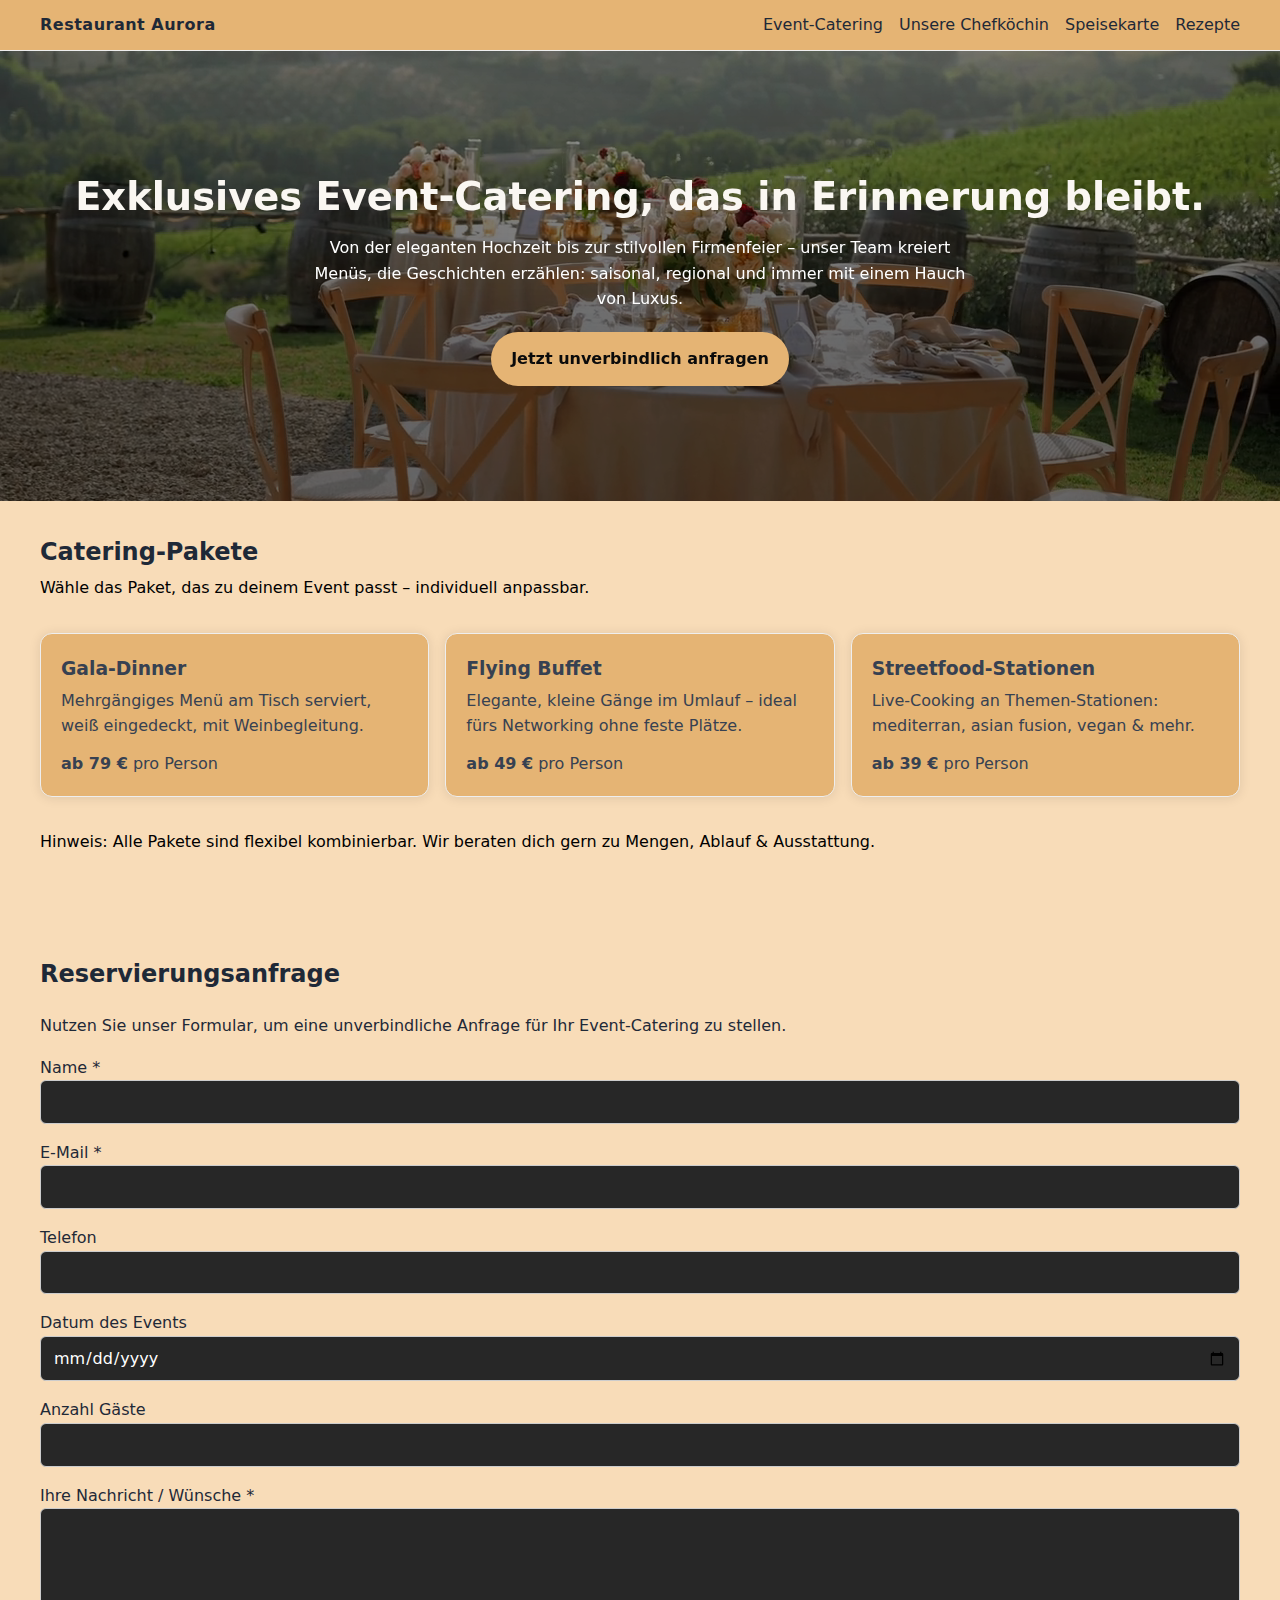
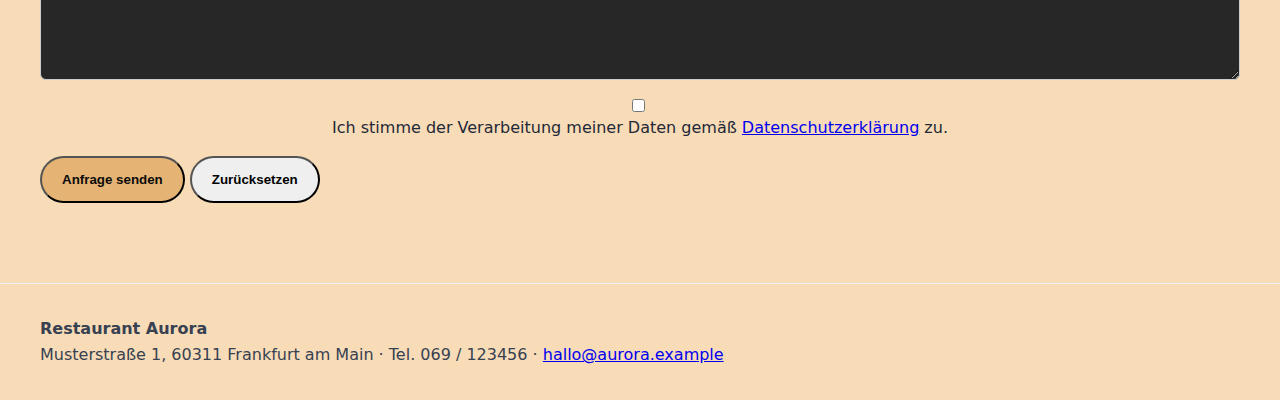
<file: index.html>
<!DOCTYPE html>
<html lang="de">
<head>
  <meta charset="utf-8">
  <meta name="viewport" content="width=device-width, initial-scale=1">
  <title>Restaurant Aurora – Event-Catering</title>
  <meta name="description" content="Exklusives Catering für Hochzeiten, Firmenfeiern & private Events. Gala-Dinner, Flying Buffet & mehr.">
  <link rel="stylesheet" href="assets/css/styles.css">
</head>
<body>
  <!-- Header -->
  <header class="site-header">
    <div class="container navbar">
      <div class="brand">Restaurant Aurora</div>
      <nav class="navlinks" aria-label="Hauptnavigation">
        <a href="index.html">Event-Catering</a>
        <a href="/pages/chef.html">Unsere Chefköchin</a>
        <a href="/pages/speisekarte.html">Speisekarte</a>
        <a href="/pages/rezepte.html">Rezepte</a>
        <!-- L!! <a class="btn btn-primary" href="reservierung.html#formular">Jetzt anfragen</a> Lukas meinte sied Kake aus! -->
      </nav>
    </div>
  </header>

  <main>
    <!-- Hero -->
    <section class="hero">
      <video autoplay loop muted><source src="/assets/vid/200141-912119488_tiny.mp4"></video>
      <div class="container">
        <h1>Exklusives Event-Catering, das in Erinnerung bleibt.</h1>
        <p>Von der eleganten Hochzeit bis zur stilvollen Firmenfeier – unser Team kreiert Menüs,
           die Geschichten erzählen: saisonal, regional und immer mit einem Hauch von Luxus.</p>
          <a class="btn btn-primary" href="#formular">Jetzt unverbindlich anfragen</a>
      </div>
    </section>

    <!-- Kurz-Intro -->
    <section class="container" style="padding-block:2rem;">
      <h2 style="margin:0 0 .25rem;">Catering-Pakete</h2>
      <p class="schriften">
        Wähle das Paket, das zu deinem Event passt – individuell anpassbar.
      </p>

      <div class="cards">
        <article class="card">
          <h3>Gala-Dinner</h3>
          <p>Mehrgängiges Menü am Tisch serviert, weiß eingedeckt, mit Weinbegleitung.</p>
          <div><strong>ab 79 €</strong> pro Person</div>
        </article>

        <article class="card">
          <h3>Flying Buffet</h3>
          <p>Elegante, kleine Gänge im Umlauf – ideal fürs Networking ohne feste Plätze.</p>
          <div><strong>ab 49 €</strong> pro Person</div>
        </article>

        <article class="card">
          <h3>Streetfood-Stationen</h3>
          <p>Live-Cooking an Themen-Stationen: mediterran, asian fusion, vegan & mehr.</p>
          <div><strong>ab 39 €</strong> pro Person</div>
        </article>
      </div>

      <p class="schriften">
        Hinweis: Alle Pakete sind flexibel kombinierbar. Wir beraten dich gern zu Mengen, Ablauf & Ausstattung.
      </p>
    </section>
  </main>

  <!-- Kontaktformular -->
  <section id="formular" class="container" style="padding-block:2rem;">
    <h2>Reservierungsanfrage</h2>
    <p>Nutzen Sie unser Formular, um eine unverbindliche Anfrage für Ihr Event-Catering zu stellen.</p>

    <form action="/send" method="post" class="contact-form">
      <div class="form-row">
        <label for="name">Name <span aria-hidden="true">*</span></label>
        <input type="text" id="name" name="name" required autocomplete="name">
      </div>

      <div class="form-row">
        <label for="email">E-Mail <span aria-hidden="true">*</span></label>
        <input type="email" id="email" name="email" required autocomplete="email">
      </div>

      <div class="form-row">
        <label for="phone">Telefon</label>
        <input type="tel" id="phone" name="phone" autocomplete="tel">
      </div>

      <div class="form-row">
        <label for="eventdate">Datum des Events</label>
        <input type="date" id="eventdate" name="eventdate">
      </div>

      <div class="form-row">
        <label for="guests">Anzahl Gäste</label>
        <input type="number" id="guests" name="guests" min="1">
      </div>

      <div class="form-row">
        <label for="message">Ihre Nachricht / Wünsche <span aria-hidden="true">*</span></label>
        <textarea id="message" name="message" rows="6" required></textarea>
      </div>

      <div class="form-row form-row--checkbox">
        <input type="checkbox" id="consent" name="consent" required>
        <label for="consent">
          Ich stimme der Verarbeitung meiner Daten gemäß <a href="/datenschutz.html">Datenschutzerklärung</a> zu.
        </label>
      </div>

      <div class="form-actions">
        <button type="submit" class="btn btn-primary">Anfrage senden</button>
        <button type="reset" class="btn btn-secondary">Zurücksetzen</button>
      </div>
    </form>
  </section>

  <footer>
    <div class="container">
      <strong>Restaurant Aurora</strong><br>
      Musterstraße 1, 60311 Frankfurt am Main · Tel. 069 / 123456 ·
      <a href="mailto:hallo@aurora.example">hallo@aurora.example</a>
    </div>
  </footer>
</body>
</html>
</file>
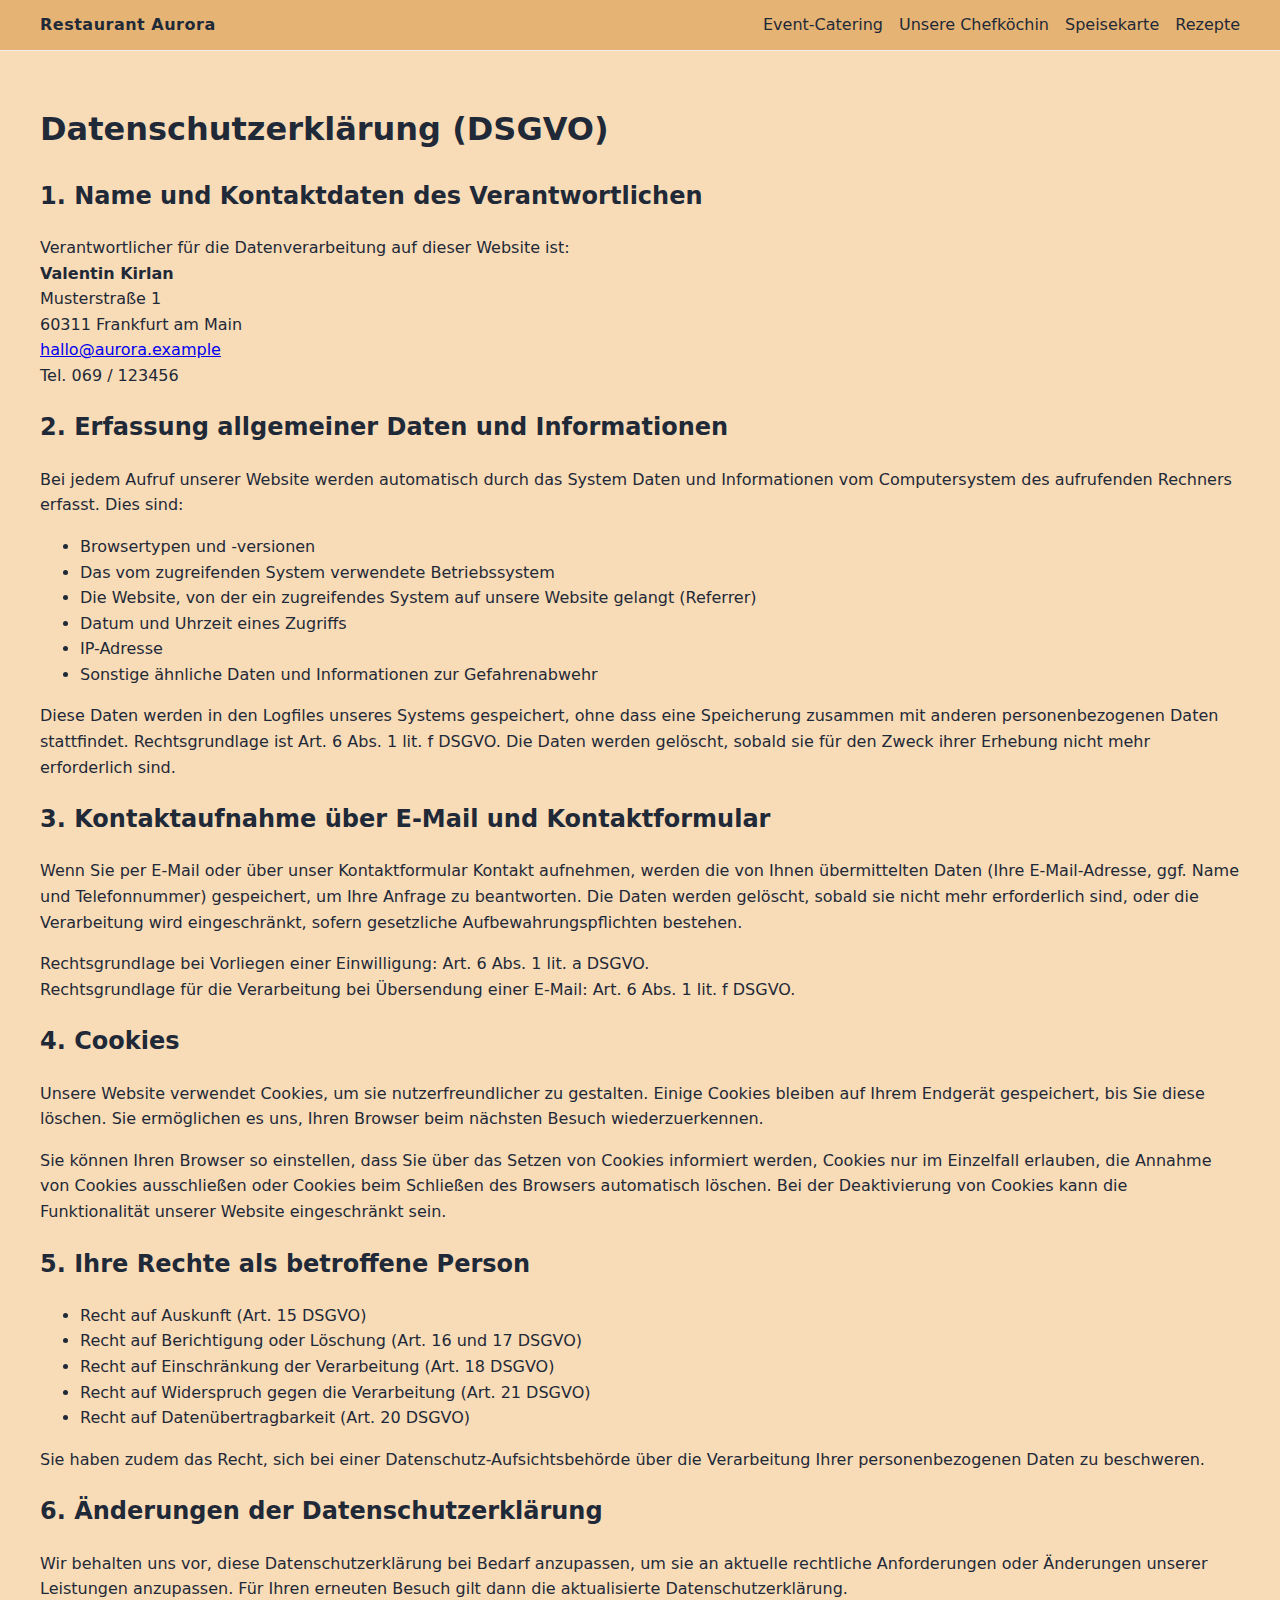
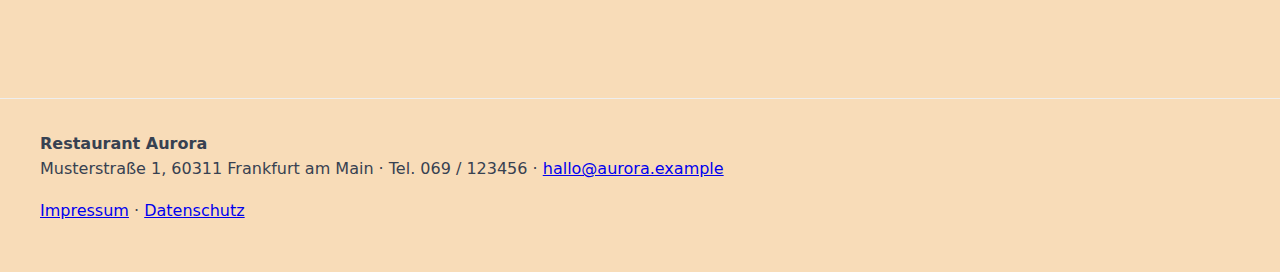
<file: pages/datenschutz.html>
<!DOCTYPE html>
<html lang="de">
<head>
  <meta charset="utf-8">
  <meta name="viewport" content="width=device-width, initial-scale=1">
  <title>Datenschutzerklärung – Restaurant Aurora</title>
  <link rel="stylesheet" href="/assets/css/styles.css">
</head>
<body>

  <!-- Header -->
  <header class="site-header">
    <div class="container navbar">
      <div class="brand">Restaurant Aurora</div>
      <nav class="navlinks" aria-label="Hauptnavigation">
        <a href="/index.html">Event-Catering</a>
        <a href="pages/chef.html">Unsere Chefköchin</a>
        <a href="pages/speisekarte.html">Speisekarte</a>
        <a href="pages/rezepte.html">Rezepte</a>
      </nav>
    </div>
  </header>





  <main class="container" style="padding-block:2rem;">
    <h1>Datenschutzerklärung (DSGVO)</h1>

    <section>
      <h2>1. Name und Kontaktdaten des Verantwortlichen</h2>
      <p>
        Verantwortlicher für die Datenverarbeitung auf dieser Website ist:<br>
        <strong>Valentin Kirlan</strong><br>
        Musterstraße&nbsp;1<br>
        60311&nbsp;Frankfurt am Main<br>
        <a href="mailto:hallo@aurora.example">hallo@aurora.example</a><br>
        Tel.&nbsp;069&nbsp;/&nbsp;123456
      </p>
    </section>

    <section>
      <h2>2. Erfassung allgemeiner Daten und Informationen</h2>
      <p>
        Bei jedem Aufruf unserer Website werden automatisch durch das System Daten und Informationen vom Computersystem des aufrufenden Rechners erfasst. Dies sind:
      </p>
      <ul>
        <li>Browsertypen und -versionen</li>
        <li>Das vom zugreifenden System verwendete Betriebssystem</li>
        <li>Die Website, von der ein zugreifendes System auf unsere Website gelangt (Referrer)</li>
        <li>Datum und Uhrzeit eines Zugriffs</li>
        <li>IP-Adresse</li>
        <li>Sonstige ähnliche Daten und Informationen zur Gefahrenabwehr</li>
      </ul>
      <p>
        Diese Daten werden in den Logfiles unseres Systems gespeichert, ohne dass eine Speicherung zusammen mit anderen personenbezogenen Daten stattfindet.
        Rechtsgrundlage ist Art. 6 Abs. 1 lit. f DSGVO. Die Daten werden gelöscht, sobald sie für den Zweck ihrer Erhebung nicht mehr erforderlich sind.
      </p>
    </section>

    <section>
      <h2>3. Kontaktaufnahme über E-Mail und Kontaktformular</h2>
      <p>
        Wenn Sie per E-Mail oder über unser Kontaktformular Kontakt aufnehmen, werden die von Ihnen übermittelten Daten (Ihre E-Mail-Adresse, ggf. Name und Telefonnummer) gespeichert, um Ihre Anfrage zu beantworten.
        Die Daten werden gelöscht, sobald sie nicht mehr erforderlich sind, oder die Verarbeitung wird eingeschränkt, sofern gesetzliche Aufbewahrungspflichten bestehen.
      </p>
      <p>
        Rechtsgrundlage bei Vorliegen einer Einwilligung: Art. 6 Abs. 1 lit. a DSGVO.<br>
        Rechtsgrundlage für die Verarbeitung bei Übersendung einer E-Mail: Art. 6 Abs. 1 lit. f DSGVO.
      </p>
    </section>

    <section>
      <h2>4. Cookies</h2>
      <p>
        Unsere Website verwendet Cookies, um sie nutzerfreundlicher zu gestalten. Einige Cookies bleiben auf Ihrem Endgerät gespeichert, bis Sie diese löschen. Sie ermöglichen es uns, Ihren Browser beim nächsten Besuch wiederzuerkennen.
      </p>
      <p>
        Sie können Ihren Browser so einstellen, dass Sie über das Setzen von Cookies informiert werden, Cookies nur im Einzelfall erlauben, die Annahme von Cookies ausschließen oder Cookies beim Schließen des Browsers automatisch löschen.
        Bei der Deaktivierung von Cookies kann die Funktionalität unserer Website eingeschränkt sein.
      </p>
    </section>

    <section>
      <h2>5. Ihre Rechte als betroffene Person</h2>
      <ul>
        <li>Recht auf Auskunft (Art. 15 DSGVO)</li>
        <li>Recht auf Berichtigung oder Löschung (Art. 16 und 17 DSGVO)</li>
        <li>Recht auf Einschränkung der Verarbeitung (Art. 18 DSGVO)</li>
        <li>Recht auf Widerspruch gegen die Verarbeitung (Art. 21 DSGVO)</li>
        <li>Recht auf Datenübertragbarkeit (Art. 20 DSGVO)</li>
      </ul>
      <p>
        Sie haben zudem das Recht, sich bei einer Datenschutz-Aufsichtsbehörde über die Verarbeitung Ihrer personenbezogenen Daten zu beschweren.
      </p>
    </section>

    <section>
      <h2>6. Änderungen der Datenschutzerklärung</h2>
      <p>
        Wir behalten uns vor, diese Datenschutzerklärung bei Bedarf anzupassen, um sie an aktuelle rechtliche Anforderungen oder Änderungen unserer Leistungen anzupassen.
        Für Ihren erneuten Besuch gilt dann die aktualisierte Datenschutzerklärung.
      </p>
    </section>
  </main>

<footer>
    <div class="container">
      <strong>Restaurant Aurora</strong><br>
      Musterstraße 1, 60311 Frankfurt am Main · Tel. 069 / 123456 ·
      <a href="mailto:hallo@aurora.example">hallo@aurora.example</a>  
    
    <p>
      <a href="/pages/impressum.html">Impressum</a> ·
      <a href="/pages/datenschutz.html">Datenschutz</a>
    </p>

    </div>
  </footer>

</body>
</html>
</file>
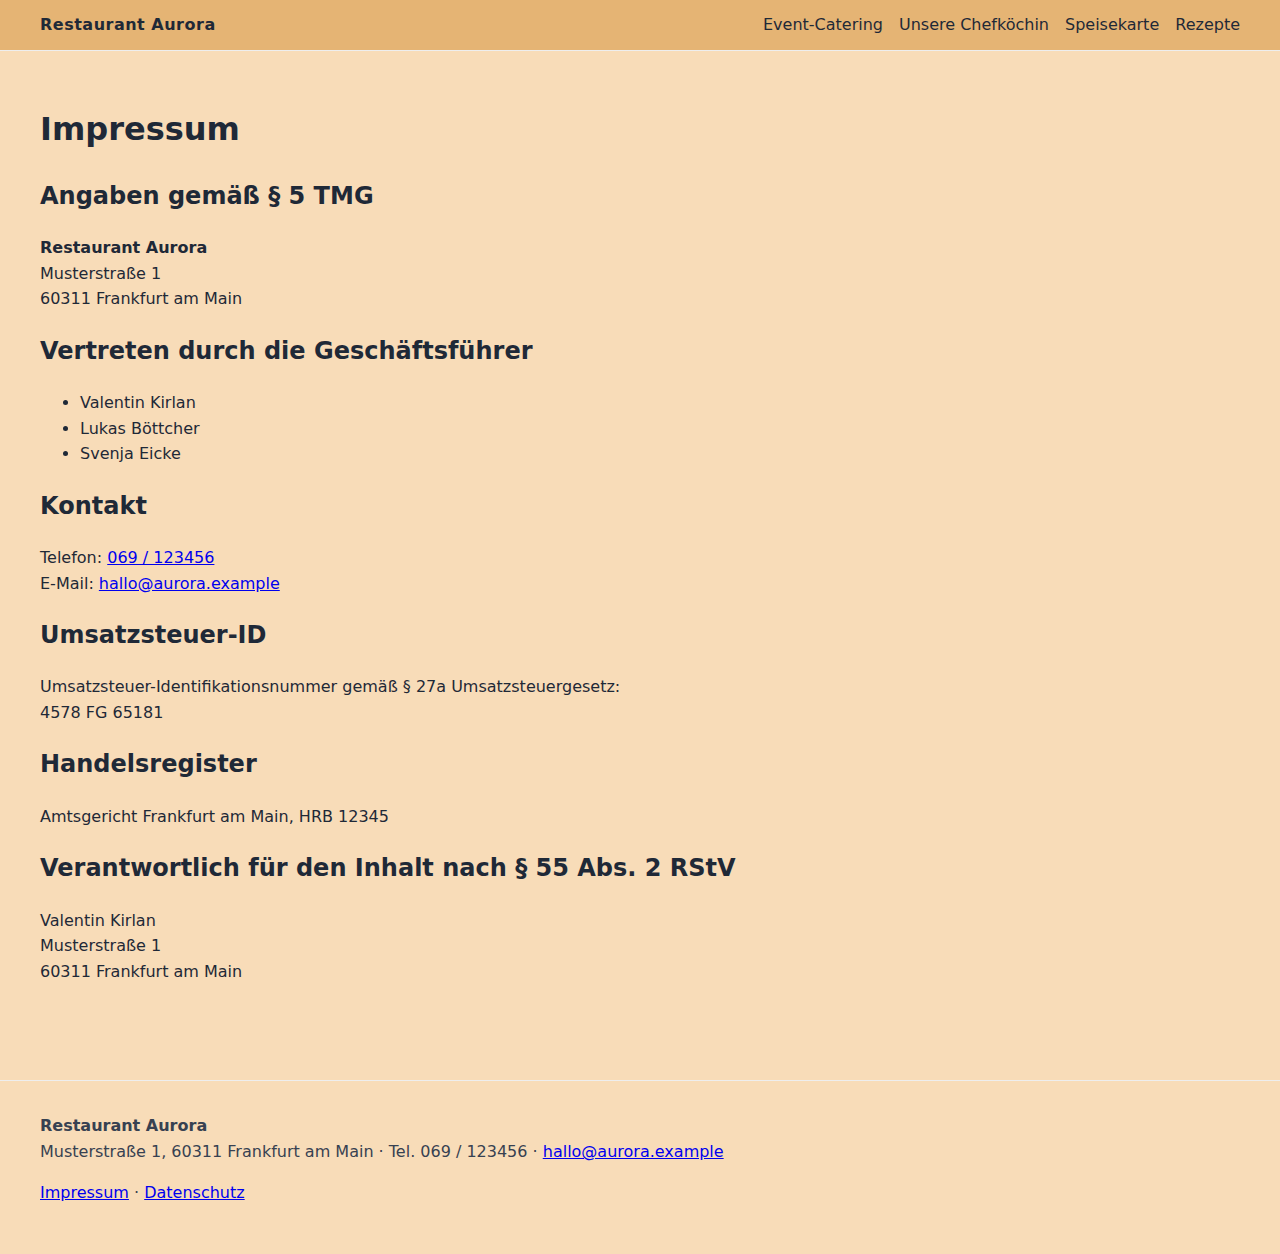
<file: pages/impressum.html>
<!DOCTYPE html>
<!-- Dokumenttyp-Deklaration: Definiert das Dokument als HTML5 -->
<html lang="de">
<!-- HTML-Root-Element mit deutscher Sprachdeklaration für Screenreader und SEO -->

<head>
    <!-- Head-Bereich: Enthält Metainformationen, die nicht im Browser-Fenster angezeigt werden -->
    
    <meta charset="utf-8">
    <!-- Zeichenkodierung: UTF-8 für korrekte Darstellung von Umlauten und Sonderzeichen -->
    
    <meta name="viewport" content="width=device-width, initial-scale=1">
    <!-- Viewport-Meta-Tag: Sorgt für responsive Darstellung auf mobilen Geräten -->
    
    <title>Impressum – Restaurant Aurora</title>
    <!-- Seitentitel: Wird im Browser-Tab und in Suchergebnissen angezeigt -->
    
    <link rel="stylesheet" href="/assets/css/styles.css">
    <!-- Verknüpfung zur externen CSS-Datei für das Styling der Webseite -->
</head>

<body>
    <!-- Body-Element: Hier beginnt der sichtbare Inhalt der Webseite -->
    
    <!-- Header-Bereich -->
    <header class="site-header">
        <!-- Semantischer Header: Enthält die Hauptnavigation und den Seitenkopf -->
        
        <div class="container navbar">
            <!-- Container für die Navigation mit CSS-Klassen für Styling -->
            
            <div class="brand">Restaurant Aurora</div>
            <!-- Logo/Markenname des Restaurants -->
            
            <nav class="navlinks" aria-label="Hauptnavigation">
                <!-- Semantische Navigation mit ARIA-Label für Barrierefreiheit -->
                
                <a href="/index.html">Event-Catering</a>
                <!-- Navigationsllink zur Startseite -->
                
                <a href="pages/chef.html">Unsere Chefköchin</a>
                <!-- Navigationslink zur Chefköchin-Seite -->
                
                <a href="pages/speisekarte.html">Speisekarte</a>
                <!-- Navigationslink zur Speisekarte -->
                
                <a href="pages/rezepte.html">Rezepte</a>
                <!-- Navigationslink zur Rezepte-Seite -->
            </nav>
        </div>
    </header>

    <main class="container" style="padding-block:2rem;">
        <!-- Hauptinhalt der Seite mit CSS-Container-Klasse und Inline-Styling für Abstand -->
        
        <h1>Impressum</h1>
        <!-- Hauptüberschrift der Seite -->

        <section>
            <!-- Semantischer Abschnitt für zusammengehörige Inhalte -->
            
            <h2>Angaben gemäß § 5 TMG</h2>
            <!-- Unterüberschrift: Gesetzliche Pflichtangaben nach Telemediengesetz -->
            
            <p>
                <strong>Restaurant Aurora</strong><br>
                <!-- Firmenname in Fettschrift mit Zeilenumbruch -->
                
                Musterstraße&nbsp;1<br>
                <!-- Straße und Hausnummer mit geschütztem Leerzeichen zwischen Straße und Nummer -->
                
                60311&nbsp;Frankfurt am Main
                <!-- Postleitzahl und Ort mit geschütztem Leerzeichen -->
            </p>
        </section>

        <section>
            <h2>Vertreten durch die Geschäftsführer</h2>
            <!-- Abschnitt für die Angabe der Geschäftsführer -->
            
            <ul>
                <!-- Ungeordnete Liste der Geschäftsführer -->
                <li>Valentin Kirlan</li>
                <!-- Listenpunkt mit Namen des ersten Geschäftsführers -->
                
                <li>Lukas Böttcher</li>
                <!-- Listenpunkt mit Namen des zweiten Geschäftsführers -->
                
                <li>Svenja Eicke</li>
                <!-- Listenpunkt mit Namen der dritten Geschäftsführerin -->
            </ul>
        </section>

        <section>
            <h2>Kontakt</h2>
            <!-- Abschnitt für Kontaktinformationen -->
            
            <p>
                Telefon: <a href="tel:+4969123456">069&nbsp;/&nbsp;123456</a><br>
                <!-- Telefonnummer als klickbarer Link mit tel:-Protokoll, geschützte Leerzeichen für bessere Lesbarkeit -->
                
                E-Mail: <a href="mailto:hallo@aurora.example">hallo@aurora.example</a>
                <!-- E-Mail-Adresse als klickbarer Link mit mailto:-Protokoll -->
            </p>
        </section>

        <section>
            <h2>Umsatzsteuer-ID</h2>
            <!-- Abschnitt für steuerliche Angaben -->
            
            <p>Umsatzsteuer-Identifikationsnummer gemäß §&nbsp;27a Umsatzsteuergesetz:<br>
            <!-- Gesetzliche Grundlage mit geschütztem Leerzeichen vor der Paragrafennummer -->
            
            4578&nbsp;FG&nbsp;65181</p>
            <!-- Umsatzsteuer-ID mit geschützten Leerzeichen für bessere Lesbarkeit -->
        </section>

        <section>
            <h2>Handelsregister</h2>
            <!-- Abschnitt für Handelsregister-Angaben -->
            
            <p>Amtsgericht Frankfurt am Main, HRB&nbsp;12345</p>
            <!-- Amtsgericht und Handelsregisternummer mit geschütztem Leerzeichen -->
        </section>

        <section>
            <h2>Verantwortlich für den Inhalt nach § 55 Abs. 2 RStV</h2>
            <!-- Abschnitt für redaktionell Verantwortlichen nach Rundfunkstaatsvertrag -->
            
            <p>
                Valentin Kirlan<br>
                <!-- Name des Verantwortlichen -->
                
                Musterstraße&nbsp;1<br>
                <!-- Adresse mit geschütztem Leerzeichen -->
                
                60311&nbsp;Frankfurt am Main
                <!-- Postleitzahl und Ort mit geschütztem Leerzeichen -->
            </p>
        </section>
    </main>

    <footer>
        <!-- Semantischer Footer: Fußbereich der Webseite -->
        
        <div class="container">
            <!-- Container für Footer-Inhalt -->
            
            <strong>Restaurant Aurora</strong><br>
            <!-- Firmenname in Fettschrift -->
            
            Musterstraße 1, 60311 Frankfurt am Main · Tel. 069 / 123456 ·
            <!-- Kompakte Adress- und Telefonnummer-Angabe mit Trennpunkten -->
            
            <a href="mailto:hallo@aurora.example">hallo@aurora.example</a>
            <!-- E-Mail als klickbarer Link -->
            
            <p>
                <a href="/pages/impressum.html">Impressum</a> ·
                <!-- Link zum Impressum (aktuelle Seite) -->
                
                <a href="/pages/datenschutz.html">Datenschutz</a>
                <!-- Link zur Datenschutz-Seite -->
            </p>
        </div>
    </footer>
</body>
</html>
</file>
<file: assets/css/styles.css>
/* ===== Reset & Basics ===== */

/* Universal-Selector: Wendet box-sizing: border-box auf alle Elemente und deren Pseudo-Elemente an */
/* Dies sorgt dafür, dass Padding und Border in die Gesamtbreite/höhe eingerechnet werden */
*,
*::before,
*::after { 
  box-sizing: border-box; 
}

/* Aktiviert sanftes Scrollen für Anker-Links */
html { 
  scroll-behavior: smooth; 
}

/* Body-Grundeinstellungen */
body {
  margin: 0;  /* Entfernt Standard-Margin des Browsers */
  
  /* System-Font-Stack: Verwendet die beste verfügbare Schriftart des jeweiligen Betriebssystems */
  font-family: system-ui, -apple-system, Segoe UI, Roboto, Ubuntu, Cantarell, Arial, "Helvetica Neue", sans-serif;
  
  color: #1f2937; /* Dunkle Textfarbe (Tailwind gray-800 equivalent) */
  background: var(--accent); /* Verwendet die CSS-Variable für Hintergrundfarbe */
  line-height: 1.6; /* Zeilenhöhe für bessere Lesbarkeit */
}

/* ===== Design-Token ===== */

/* CSS Custom Properties (Variablen) für konsistentes Design */
:root{
  --max-w: 1200px;     /* Maximale Container-Breite */
  --space: 1rem;       /* Standard-Abstand */
  --radius: 16px;      /* Standard-Border-Radius */
  --accent: #f8dcb8;   /* Hauptakzentfarbe (helles Beige) */
  --accent-ink: #0b0b0b;  /* Dunkle Textfarbe für Akzent-Bereiche */
  --muted: #fff;       /* Gedämpfte/sekundäre Farbe (Weiß) */
}

/* ===== Utilities ===== */

/* Responsive Container: Begrenzt Breite und zentriert Inhalt */
.container { 
  width: min(100% - 2rem, var(--max-w)); /* Nimmt 100% minus 2rem oder max-width, je nachdem was kleiner ist */
  margin-inline: auto; /* Zentriert horizontal (moderne CSS-Syntax) */
}

/* Grid-Layout mit Standard-Gap */
.grid { 
  display: grid; 
  gap: 1rem; 
}

/* Button-Basis-Styles */
.btn {
  display: inline-block; 
  padding: .875rem 1.25rem; /* Innenabstand oben/unten links/rechts */
  border-radius: 999px; /* Vollständig runde Ecken (Pill-Shape) */
  text-decoration: none; /* Entfernt Unterstreichung bei Links */
  font-weight: 600; /* Halbfett */
}

/* Primary Button Styling */
.btn-primary { 
  transition: all .5s; /* Sanfte Übergänge für alle Eigenschaften */
  background: #e5b474; /* Goldener Hintergrund */
  color: var(--accent-ink); /* Dunkler Text */
}

/* Hover- und Focus-Effekte für Primary Button */
.btn-primary:focus, 
.btn-primary:hover { 
  filter: brightness(0.95); /* Macht Button 5% dunkler */
  transform: scale(1.2); /* Vergrößert Button um 20% */
}

/* ===== Header / Nav ===== */

/* Sticky Header: Bleibt beim Scrollen oben sichtbar */
header.site-header{
  position: sticky; 
  top: 0; 
  z-index: 10; /* Hoher z-index damit Header über anderen Elementen liegt */
  background: #e5b474; /* Goldener Hintergrund */
  border-bottom: 1px solid #eee; /* Subtile untere Grenze */
}

/* Flexbox-Layout für Navigation */
.navbar { 
  display: flex; 
  align-items: center; /* Vertikal zentriert */
  justify-content: space-between; /* Platz zwischen Brand und Navigation */
  padding: .75rem 0; /* Vertikaler Innenabstand */
}

/* Logo/Markenname Styling */
.brand { 
  font-weight: 800; /* Extra fett */
  letter-spacing: .5px; /* Leichter Buchstaben-Abstand */
}

/* Navigationslinks Container */
.navlinks { 
  display: flex; 
  gap: 1rem; /* Abstand zwischen Links */
}

/* Navigationslink Styling */
.navlinks a { 
  text-decoration: none; /* Keine Unterstreichung */
  color: inherit; /* Erbt Farbe vom Elternelement */
  font-weight: 500; /* Mittlere Schriftstärke */
}

/* Hover-Effekt für Navigationslinks */
.navlinks a:hover { 
  color: var(--accent-ink); /* Wechselt zu dunkler Farbe */
}

/* ===== Hero ===== */

/* Video-Hintergrund Positioning */
video {
  position: absolute;
  top: 0; 
  left: 0; 
  width: 100%; 
  height: 100%;
  object-fit: cover; /* Video füllt Container aus ohne Verzerrung */
  z-index: -2; /* Hinter dem Overlay */
}

/* Hero-Sektion Styling */
.hero {
  position: relative;
  isolation: isolate; /* Erstellt neuen Stacking Context */
  color: #faf7f2; /* Helle Textfarbe */
  min-height: 50vh; /* Mindestens halbe Viewport-Höhe */
  display: grid;
  place-items: center; /* Zentriert Inhalt horizontal und vertikal */
  text-align: center;
  /* Auskommentiertes Hintergrundbild als Fallback */
  /* background: #faf7f2 url("/assets/img/restaurant.png") center / cover no-repeat; */
}

/* Dunkles Overlay über Hero-Hintergrund für bessere Textlesbarkeit */
.hero::after {
  content: ""; /* Leerer Inhalt für Pseudo-Element */
  position: absolute;
  inset: 0; /* Kurzform für top: 0, right: 0, bottom: 0, left: 0 */
  background: linear-gradient(
    180deg, /* Verlauf von oben nach unten */
    rgba(0,0,0,0.4) 0%,    /* 40% Transparenz oben */
    rgba(0,0,0,0.6) 70%    /* 60% Transparenz unten */
  );
  z-index: -1; /* Vor dem Video, aber hinter dem Text */
}

/* Hero Überschrift mit responsiver Größe */
.hero h1{ 
  font-size: clamp(1.5rem, 3vw, 2.5rem); /* Min 1.5rem, 3% der Viewport-Breite, max 2.5rem */
  margin: 0 0 .5rem; /* Nur unten Margin */
}

/* Hero Beschreibungstext */
.hero p{ 
  max-width: 65ch; /* Maximale Breite von 65 Zeichen für bessere Lesbarkeit */
  margin: 0 auto 1.25rem; /* Zentriert mit unterem Margin */
  color: var(--muted); /* Verwendet muted-Farbe */
}

/* ===== Karten (Pakete) ===== */

/* Grid-Layout für Karten mit 3 Spalten */
.cards{ 
  display: grid; 
  grid-template-columns: repeat(3, minmax(0,1fr)); /* 3 gleichmäßige Spalten */
  gap: 1rem; 
  margin-block: 2rem; /* Vertikaler Margin oben und unten */
}

/* Einzelne Karte Styling */
.card{
  color: #374151; /* Graue Textfarbe */
  border: 1px solid #eee; /* Helle Umrandung */
  border-radius: var(--radius); /* Verwendet CSS-Variable für Rundung */
  padding: 1.25rem; /* Innenabstand */
  background: #e5b474; /* Goldener Hintergrund */
}

/* Karten-Überschrift */
.card h3{ 
  margin: 0 0 .25rem; /* Nur unten kleiner Margin */
}

/* Karten-Beschreibung */
.card p{ 
  margin: .25rem 0 .75rem; /* Kleiner Margin oben, größerer unten */
  color: var(#374151); /* FEHLER: Falsche CSS-Syntax - sollte #374151 sein */
}

/* ===== Speisekarte ===== */

/* Container für Speisekarte - einspaltig */
.speisekarte {
  display: grid;
  grid-template-columns: 1fr; /* Eine Spalte, die den ganzen Platz nimmt */
  gap: 1rem;
  margin-block: 2rem; /* Vertikaler Abstand */
}

/* Einzelne Speise mit Hintergrundbild */
.speise {
  position: relative; /* Für absolute Positionierung der Pseudo-Elemente */
  border: 1px solid #eee;
  border-radius: var(--radius);
  padding: 1.25rem;
  color: white; /* Weiße Textfarbe für bessere Lesbarkeit auf Bildern */
  background-size: cover; /* Hintergrundbild füllt Element aus */
  background-position: center; /* Zentriert das Hintergrundbild */
  background-repeat: no-repeat; /* Verhindert Wiederholung des Bildes */
  overflow: hidden; /* Verhindert Überlauf des Pseudo-Elements */
}

/* Dunkles Overlay über Speise-Hintergrundbildern */
.speise::before {
  content: ''; /* Leerer Inhalt für Pseudo-Element */
  position: absolute;
  inset: 0; /* Füllt das gesamte Elternelement */
  background: rgba(0, 0, 0, 0.4); /* 40% transparenter schwarzer Overlay */
  border-radius: var(--radius);
  z-index: 0; /* Unter dem Text, aber über dem Hintergrundbild */
}

/* Alle direkten Kinder von .speise über das Overlay legen */
.speise > * {
  position: relative;
  z-index: 1; /* Über dem Overlay */
}

/* ===== Einzelne Hintergrundbilder für Speisen ===== */

.nudeln {
  background-image: url('/assets/img/nudeln.png');
}

.currywurst {
  background-image: url('/assets/img/curryworscht.png');
}

.doener {
  background-image: url('/assets/img/doener.png');
}

/* ===== Footer ===== */

/* Footer-Styling */
footer{
  margin-top: 3rem; /* Großer oberer Abstand */
  padding: 2rem 0; /* Vertikaler Innenabstand */
  border-top: 1px solid #eee; /* Obere Trennlinie */
  color: #374151; /* Graue Textfarbe */
}

/* ===== Responsive Design ===== */

/* Tablet-Breakpoint: 2-spaltiges Grid für Karten */
@media (max-width: 900px){
  .cards{ 
    grid-template-columns: 1fr 1fr; /* 2 Spalten */
  }
}

/* Mobile-Breakpoint: Navigation ausblenden, 1-spaltige Karten */
@media (max-width: 600px){
  .navlinks{ 
    display: none; /* Versteckt Navigation (vereinfacht, ohne Mobile-Menu) */
  } 
  .cards{ 
    grid-template-columns: 1fr; /* 1 Spalte */
  }
}

/* ===== Zusätzliche Komponenten ===== */

/* Schriften-Klasse für Text-Styling */
.schriften {
  color: #000000; /* Schwarze Textfarbe */
  margin: 0 0 1rem; /* Unten 1rem Margin */
  font-size: 1rem; /* Standard-Schriftgröße */
}

/* Kontaktformular-Styling */

/* Form-Row Container */
.contact-form .form-row {
  display: flex;
  flex-direction: column; /* Stapelt Label und Input vertikal */
  margin-bottom: 1rem; /* Abstand zwischen Form-Elementen */
}

/* Input-Elemente Styling */
.contact-form input,
.contact-form textarea,
.contact-form select {
  padding: 0.5rem 0.75rem; /* Innenabstand */
  border: 1px solid #ccc; /* Helle Umrandung */
  border-radius: 6px; /* Leicht gerundete Ecken */
  background-color: #272727; /* Dunkler Hintergrund */
  color: #ffffff; /* Weiße Textfarbe */
  font: inherit; /* Erbt Schrift vom Elternelement */
}

/* Focus-Styling für Input-Elemente */
.contact-form input:focus,
.contact-form textarea:focus,
.contact-form select:focus {
  border-color: #ffbb33; /* Goldene Umrandung bei Focus */
  outline: none; /* Entfernt Standard-Outline */
  box-shadow: 0 0 0 3px rgba(255,187,51,0.3); /* Goldener Glow-Effekt */
}

/* Checkbox-spezifische Form-Row */
.form-row--checkbox {
  flex-direction: row; /* Horizontal angeordnet */
  align-items: center; /* Vertikal zentriert */
}

/* Checkbox Input mit rechtem Margin */
.form-row--checkbox input {
  margin-right: 0.5rem;
}

/* ===== Profil-Sektion ===== */

/* Basis Profil-Bild Styling */
.profile img {
  max-width: 250px;   /* Maximale Bildbreite */
  height: auto;       /* Proportionale Höhe */
  display: block;     /* Block-Element für saubere Darstellung */
}

/* Profil-Card Container */
.profile-card{
  /* Breite der Portrait-Karte bequem steuerbar: */
  --profile-card-w: clamp(260px, 32vw, 420px);
  display: grid;
  gap: 1.25rem;
}

.profile-wrapper{
  display: flex;
  grid-template-columns: 1fr; /* Einspaltig */
  gap: 2rem; /* Abstand zwischen Elementen */
}

/* Karte im Portrait-Format (eigener Override zur Galerie-Karte) */
.card.portrait-card{
  width: var(--profile-card-w);   /* HIER hängt die Bild-/Kartengröße dran */
  margin: 0;
}

.card.portrait-card img{
  width: 100%;
  aspect-ratio: 3 / 4;            /* Hochformat */
  object-fit: cover;
  display: block;
  border-radius: 12px 12px 0 0;   /* optional: runde Ecken nur oben */
}

.card.portrait-card figcaption{
  padding: .75rem .9rem;
  display: grid;
  gap: .25rem;
}

.card.portrait-card figcaption span{
  color: var(--accent-ink);
  font-size: .95rem;
  line-height: 1.35;
}

/* CV-Liste bleibt wie gehabt; optional etwas Abstand */
.profile-card .cv{ margin-top: .25rem; }

/* ===== Galerie ===== */
.gallery-grid{
  display: grid;
  grid-template-columns: repeat(auto-fit, minmax(240px, 1fr));
  gap: 1rem;
}

.card{
  margin: 0;
  border-radius: 12px;
  overflow: hidden;
  box-shadow: 0 1px 12px rgba(0,0,0,.1);
}

.card img{
  width: 100%;
  aspect-ratio: 4 / 3;   /* einheitliche Kachel-Höhe */
  object-fit: cover;
  display: block;
}

.card figcaption{
  padding: .75rem .9rem;
  display: grid;
  gap: .25rem;
}

.card figcaption strong{
  font-weight: 600;
}

.card figcaption span{
  color: var(--muted, #9aa);
  font-size: .95rem;
  line-height: 1.3;
}
</file>
